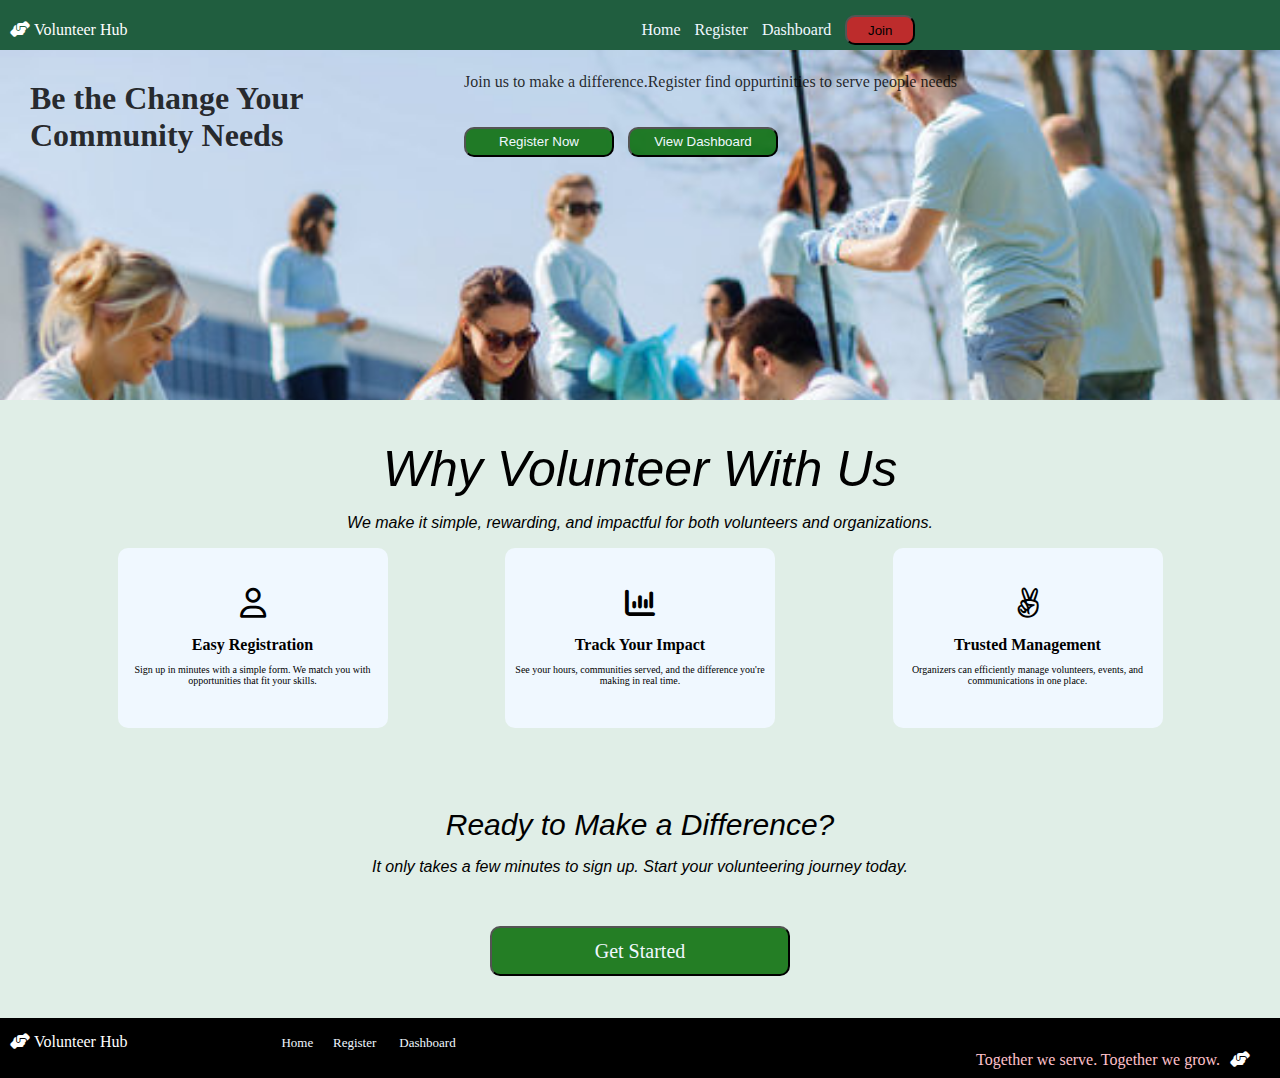
<file: index.html>
<!DOCTYPE html>
<html lang="en">
<head>
    <meta charset="UTF-8">
    <meta name="viewport" content="width=device-width, initial-scale=1.0">
    <title>Home Page</title>
    <link rel="stylesheet" href="index.css">
    <link rel="stylesheet" href="https://cdnjs.cloudflare.com/ajax/libs/font-awesome/6.4.0/css/all.min.css">
</head>
<body>
    <header>
        <span><i class="fa-solid fa-handshake-angle"></i></span>
        <div id="logo">Volunteer Hub</div>
        <div id="nav">
                <a href="index.html" class="head">Home</a>
                <a href="register.html" class="head">Register</a>
                <a href="dashboard.html" class="head">Dashboard</a>
                <a href="register.html" class="head"><button id="join">Join</button></a>
        </div>
    </header>
    <section id="main">
        <div id="h"><h1> Be the Change Your Community Needs</h1></div>
        <div id="p"><p>Join us to make a difference.Register find oppurtinities to serve people needs</p>
        <div><a href="register.html" ><button class="button">Register Now</button></a></div>
        <div><a href="dashboard.html"><button class="button">View Dashboard</button></a></div>
        </div>
    </section>
    <section id="s2">
        <div id="2">
        <p id="heading">Why Volunteer With Us</p3>
        <p id="line2">We make it simple, rewarding, and impactful for both volunteers and organizations.</p>
        </div>
        <div id="Flex">
            <div class="impact">
                <i id="icon" class="fa-regular fa-user"></i><br>
                <br>
                <b>Easy Registration</b><br>
                <p style="font-size: 10px;"> Sign up in minutes with a simple form. We match you with opportunities that fit your skills.</p>
            </div>
            <div class="impact">
                <i id="icon" class="fa-solid fa-chart-column"></i><br><br>
                <b>Track Your Impact</b><br>
                <p style="font-size: 10px;">See your hours, communities served, and the difference you're making in real time.</p>
            </div>
            <div class="impact">
                <i id="icon" class="fa-brands fa-angellist"></i><br><br>
                <b>Trusted Management</b><br>
                <p style="font-size: 10px;">Organizers can efficiently manage volunteers, events, and communications in one place.</p>
            </div>
        </div>
    </section>
        <section id="s1">
           <div id="id1"> <p id="h3">Ready to Make a Difference?<br></p>
           <p id="id2"> It only takes a few minutes to sign up. Start your volunteering journey today. </p>
            <a href="register.html"><button id="b1">Get Started </button></a>  
          </div>    
    </section>
    <footer>
        <span><i class="fa-solid fa-handshake-angle"></i></span>
        <div id="logo">Volunteer Hub</div>
        <div id="nav2">
            <nav>
                <a class="head" href="index.html">Home&nbsp;</a>
                <a class="head" href="register.html">&nbsp;Register &nbsp; </a>
                <a class="head" href="dashboard.html">  &nbsp;Dashboard</a>
            </nav>
        </div>
        <p id="tag" >Together we serve. Together we grow.<span><i class="fa-solid fa-handshake-angle"></i></span></p>
    </footer>
</body>
</html>
</file>
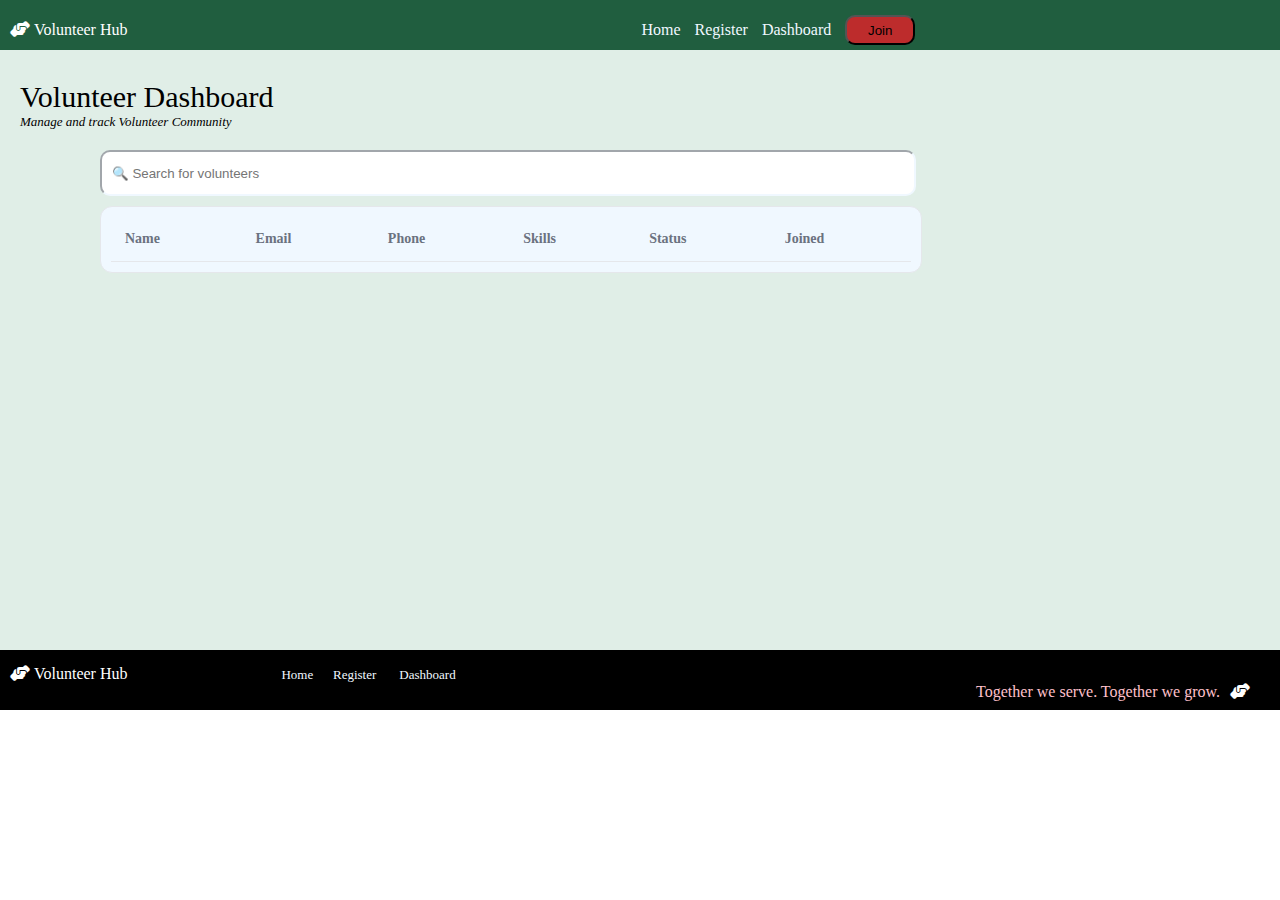
<file: dashboard.html>
<!DOCTYPE html>
<html lang="en">
<head>
    <meta charset="UTF-8">
    <meta name="viewport" content="width=device-width, initial-scale=1.0">
    <title>Dashboard</title>
    <link rel="stylesheet" href="dashboard.css">
    <link rel="stylesheet" href="https://cdnjs.cloudflare.com/ajax/libs/font-awesome/6.4.0/css/all.min.css">
</head>
<body>
    <header>
        <span><i class="fa-solid fa-handshake-angle"></i></span>
        <div id="logo">Volunteer Hub</div>
        <div id="nav">
                <a href="index.html" class="head">Home</a>
                <a href="register.html" class="head">Register</a>
                <a href="dashboard.html" class="head">Dashboard</a>
                <a href="register.html" class="head"><button id="join">Join</button></a>
        </div>
    </header>
    <section>
    <div id="header">
        <p id="heading">Volunteer Dashboard</p>
        <p id="line">Manage and track Volunteer Community</p>
    </div>
    <div id="table">
        <input type="text" id="searchInput" placeholder=" 🔍 Search for volunteers" onkeyup="searchItem()">
    
    <div class="table-container">
        <table>
            <thead>
                <tr>
                    <th>Name</th>
                    <th>Email</th>
                    <th>Phone</th>
                    <th>Skills</th>
                    <th>Status</th>
                    <th>Joined</th>
                </tr>
            </thead>
    
            <tbody>
                <tr>
                    <td></td>
                    <td></td>
                    <td></td>
                    <td>
                        <span class="skill"></span>
                        <span class="skill"></span>
                    </td>
                    <td><span class="status active"></span></td>
                    <td></td>
                </tr>
            </tbody>
        </table>
    </div>
    </div>
</section>
    <footer>
        <span><i class="fa-solid fa-handshake-angle"></i></span>
        <div id="logo">Volunteer Hub</div>
        <div id="nav2">
            <nav>
                <a class="head" href="index.html">Home&nbsp;</a>
                <a class="head" href="register.html">&nbsp;Register &nbsp; </a>
                <a class="head" href="dashboard.html">  &nbsp;Dashboard</a>
            </nav>
        </div>
        <p id="tag" >Together we serve. Together we grow.<span><i class="fa-solid fa-handshake-angle"></i></span></p>
    </footer>
    <script src="dashboard.js"></script>
</body>
</html>
</file>
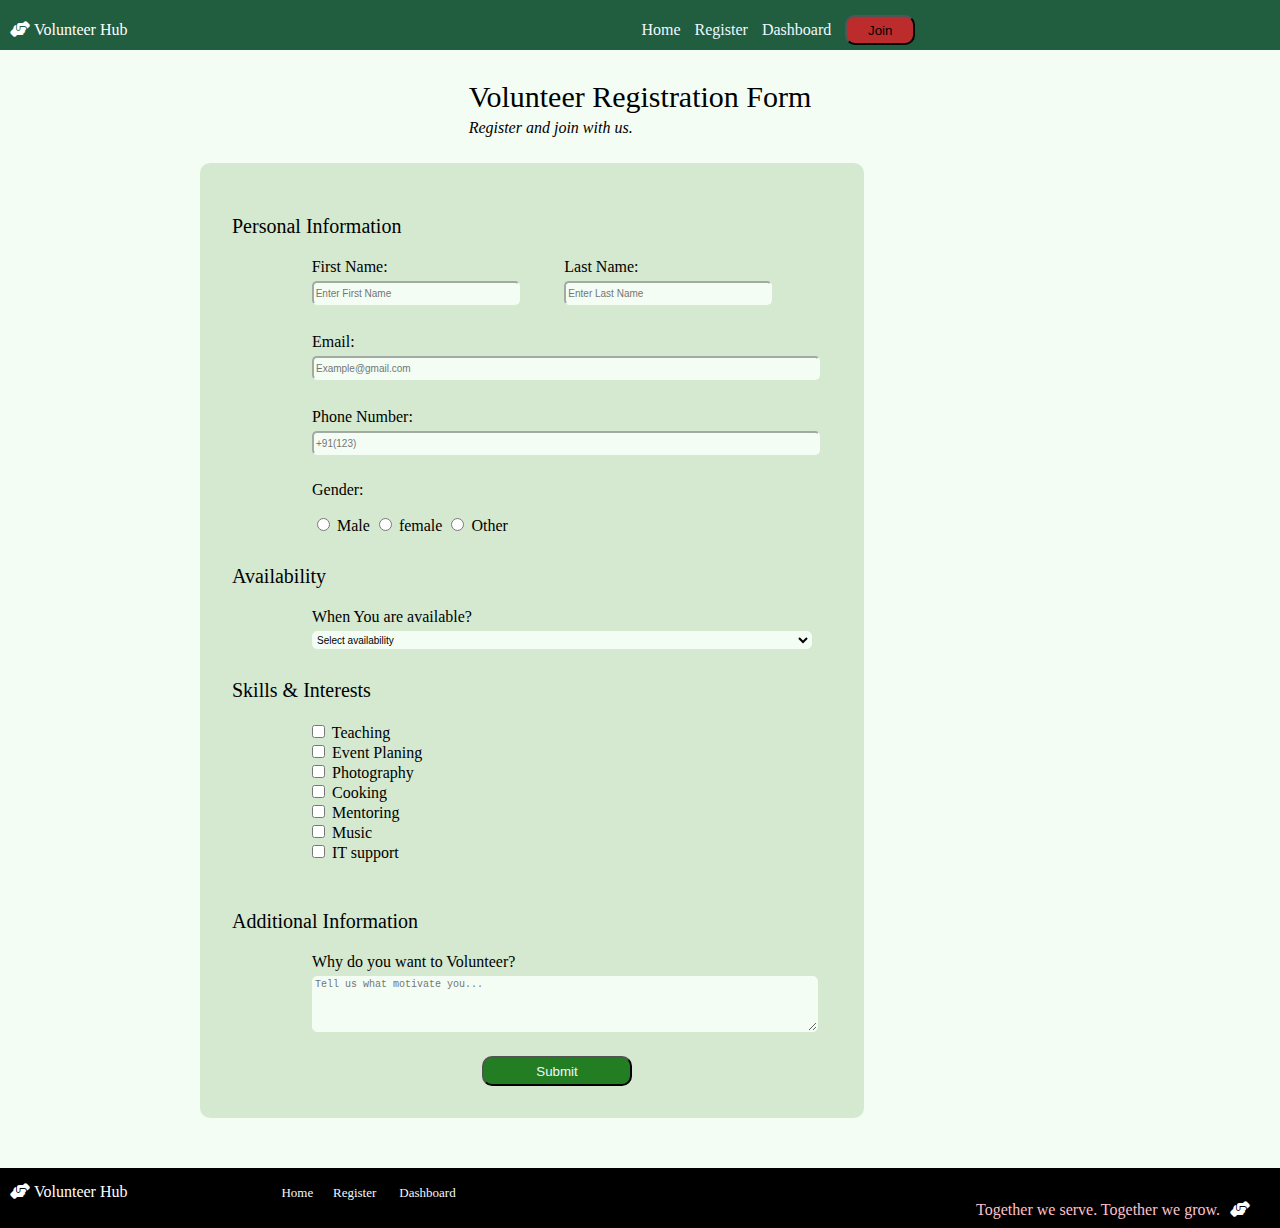
<file: register.html>
<!DOCTYPE html>
<html lang="en">
<head>
    <meta charset="UTF-8">
    <meta name="viewport" content="width=device-width, initial-scale=1.0">
    <link rel="stylesheet" href="https://cdnjs.cloudflare.com/ajax/libs/font-awesome/6.4.0/css/all.min.css">
    <link rel="stylesheet" href="register.css">
    <title>Register Page</title>
</head>
<body>
    <header>
        <span><i class="fa-solid fa-handshake-angle"></i></span>
        <div id="logo">Volunteer Hub</div>
        <div id="nav">
                <a href="index.html" class="head">Home</a>
                <a href="register.html" class="head">Register</a>
                <a href="dashboard.html" class="head">Dashboard</a>
                <a href="register.html" class="head"><button id="join">Join</button></a>
        </div>
    </header>
    <section>
        <div id="register">
        <p id="heading">Volunteer Registration Form</p>
        <p id="line">Register and join with us.</p>
        </div>
    <form id="myForm">
        
    <div id="form">
            <div id="pi">
            <p style="font-size: 20px;">Personal Information</p>
            <div id="Name">
                <div>
                <label for="FName">First Name:</label><br>
                <input type="text" name="name" id="FName" class="name" placeholder="Enter First Name" required>
                <p id="fn"></p>
                </div>
                <div>
                <label for="Lname">Last Name:</label><br>
                <input type="text" name="LN" id="Lname" class="name" placeholder="Enter Last Name" required>
                <p id="ln"></p>
            </div>
            </div>
            <br>
            <div id="margin">
                <label for="email">Email: </label><br>
                <input type="email" name="Email" id="email" class="textarea" placeholder="Example@gmail.com" required>
                <p id="mail"></p>
            </div><br><br>
            <div id="margin">
                <label for="Phno">Phone Number:</label>
                <input type="text" name="ph" id="phno" class="textarea" placeholder="+91(123)" required>
                <p id="ph"></p>
            </div>
        </div>
            <div id="margin">
                <p>Gender:</p>
                <input type="radio" name="Gender" id="male" value="M" required>
                <label for="male">Male </label>
                <input type="radio" name="Gender" id="female" value="F">
                <label for="female">female </label>
                <input type="radio" name="Gender" id="other" value="O">
                <label for="other">Other </label>
                <p id="gen"></p>
            </div><br>
            <p style="font-size: 20px;">Availability</p>
            <div id="margin">
                <label for="available">When You are available? <br></label>
                <select name="Availability" id="available" class="textarea"  required>
                    <option value="" disabled selected>Select availability</option>
                    <option value="mrg">Morning</option>
                    <option value="Evg">Evening</option>
                    <option value="flex">Flexible</option>
                </select>
                <p id="avail"></p>
            </div>
            <br>
            <p style="font-size: 20px;">Skills & Interests</p>
            <div>
                <input type="checkbox" name="skills" id="teach" value="Teaching" class="check">
                <label for="teach">Teaching </label><br>
                <input type="checkbox" name="skills" id="Event" value="Event Planing" class="check">
                <label for="Event">Event Planing </label><br>
                <input type="checkbox" name="skills" id="Photography" value="Photography" class="check">
                <label for="Photography">Photography </label><br>
                <input type="checkbox" name="skills" id="cook" value="Cooking" class="check">
                <label for="cook">Cooking </label><br>
                <input type="checkbox" name="skills" id="mentor" value="Mentoring" class="check">
                <label for="mentor">Mentoring </label><br>
                <input type="checkbox" name="skills" id="Music" value="Music" class="check">
                <label for="Music">Music</label><br>
                <input type="checkbox" name="skills" id="IT" value="IT support" class="check">
                <label for="IT">IT support </label><br>
                <p id="skill"></p>
            </div><br><br>
            <p style="font-size: 20px;">Additional Information</p>
            <div id="margin">
                <label for="ai">Why do you want to Volunteer?</label>
                <textarea name="ai" id="ai" placeholder="Tell us what motivate you..." class="textarea" style="height: 50px;"></textarea>
            </div>
            <br>
            <div>
                <input type="Submit" value="Submit" id="submit">
            </div>
        
    </div>
    </form>
    
   
    </section>
    <footer>
        <span><i class="fa-solid fa-handshake-angle"></i></span>
        <div id="logo">Volunteer Hub</div>
        <div id="nav2">
            <nav>
                <a class="head" href="index.html">Home&nbsp;</a>
                <a class="head" href="register.html">&nbsp;Register &nbsp; </a>
                <a class="head" href="dashboard.html">  &nbsp;Dashboard</a>
            </nav>
        </div>
        <p id="tag" >Together we serve. Together we grow.<span><i class="fa-solid fa-handshake-angle"></i></span></p>
    </footer>
    <script src="register.js"></script>
        
</body>
</html>
</file>
<file: index.css>
body{
    margin: 0px;
}
div{
    display: inline-block;
}
header{
    margin-top: 0px;
    background-color: rgb(32, 94, 63);
    height: 50px;
    width: 1500px;
    position: fixed;
}
#logo{
    
    margin-top: 15px;
    padding-left: 0px;
    color:white;
}
#nav{
    margin-top: 15px;
    margin-left: 510px;
}
a{
    text-decoration: none;
}
.head{
    margin-right: 10px;
    color:aliceblue
}
#join{
    color:black;
    background-color:rgb(189, 44, 44);
    border-radius: 10px;
    width: 70px;
    height: 30px;
}
span{
    height:10px;
    margin-left:10px;
    color:white;
   
}
#main{
    background-image: url("volunteer.jpg");
    background-size: cover;
    height:400px;
    text-align:left;
    color:rgba(3, 2, 2, 0.836)
}
h1{
    margin-left: 30px;
    margin-top:80px;
    width:400px;
    margin-bottom: 5px;
    
}
#p{
    margin-left: 30px;
    margin-top: 5px;
}
.button{
    margin-top: 20px;
    color:aliceblue;
    background-color: rgba(1, 104, 1, 0.842);
    border-radius: 10px;
    height: 30px;
    margin-right:10px ;
    width:150px;
}
#s2{
    text-align: center;
    background-color: rgb(224, 238, 231);
    padding-bottom: 40px;
}
#heading{
    margin-top: 40px;
    font-style: italic;
    font-family: Arial, Helvetica, sans-serif;
    font-size: 50px;
    margin-bottom: 0px;
}
#line2{
   
    font-style: italic;
    font-family:  Arial, Helvetica, sans-serif;

}
#Flex{
    display: flex;
    justify-content: space-evenly;
}
.impact{
    height: 130px;
    width: 250px;
    background-color: aliceblue;
    border-color: bisque;
    border-radius: 10px;
    border: 2px;
    padding: 10px;
    padding-top:40px;
}
.impact:hover{
    background-color: rgb(124, 182, 148);
}
#s1{
    height: 250px;
    background-color: rgb(224, 238, 231);
    text-align: center;
    margin-top: 0px;
}
#h3{
    margin-top: 40px;
    font-style: italic;
    font-family: Arial, Helvetica, sans-serif;
    font-size: 30px;
    margin-bottom: 0px;
}
#b1{
   margin-top: 50px;
   height: 50px;
   width: 300px;
   background-color: rgba(1, 104, 1, 0.842);
   font-size: 20px;
   border-radius: 10px;
   color:aliceblue;
   font-family: 'Times New Roman', Times, serif;
}
#id2{
    text-align: center;
    font-style: italic;
    font-family: Arial, Helvetica, sans-serif;
    margin-bottom: 0px;
}
#icon{
    font-size: 30px;
}
footer{
    height: 60px;
    background-color: black;
    color: aliceblue;
}
#nav2{
    color:aliceblue;
    margin-left: 150px;
    text-align: center;
    font-size: small;
    
}
#tag{
    color:pink;
    text-align:right;
    margin-top: 0;
    margin-right: 30px;
}
</file>
<file: dashboard.css>
body{
    margin: 0px;
}
div{
    display: inline-block;
}
header{
    margin-top: 0px;
    background-color: rgb(32, 94, 63);
    height: 50px;
    width: 1500px;
    position: fixed;
}
#logo{
    
    margin-top: 15px;
    padding-left: 0px;
    color:white;
}
#nav{
    margin-top: 15px;
    margin-left: 510px;
}
a{
    text-decoration: none;
}
.head{
    margin-right: 10px;
    color:aliceblue
}
#join{
    color:black;
    background-color:rgb(189, 44, 44);
    border-radius: 10px;
    width: 70px;
    height: 30px;
}
#searchInput{
    
    border-radius: 10px;
    padding:6px; 
    margin-bottom: 10px;
    width:800px;
    height: 30px;
    border-color: aliceblue;
}
span{
    height:10px;
    margin-left:10px;
    color:white;
   
}
section{
    background-color: rgb(224, 238, 231);
}
#header{
    margin-top: 50px; 
    height: 100px;
    margin-left: 20px;
}
#heading{
    font-size: 30px;
    margin-bottom: 0px
}
#line{
    margin-top: 0px;
    font-style: italic;
    font-size: 13px;

}
#table{
    margin-top: 0px;
    margin-left: 100px;
    height: 500px;
}
.table-container {
    background: aliceblue;
    border-radius: 12px;
    padding: 10px;
    max-width: 1200px;
    margin: auto;
    border: 1px solid #e5e7eb;
}

table {
    width: 800px;
    border-collapse: collapse;
}

thead {
    background-color: aliceblue;
}

th {
    text-align: left;
    padding: 14px;
    font-size: 14px;
    color: #6b7280;
    font-weight: 600;
    border-bottom: 1px solid #e5e7eb;
}

td {
    padding: 14px;
    font-size: 14px;
    color: #111827;
    border-bottom: 1px solid #e5e7eb;
}

.skill {
    display: inline-block;
    padding: 4px 10px;
    margin: 2px;
    font-size: 12px;
    border-radius: 999px;
    background-color: #bac4da;
    color: #111827;
    font-weight: 500;
}

.skill.extra {
    background-color: #e5e7eb;
}

.active {
    background-color: #dcfce7;
    color: #16a34a;
    border: 1px solid #86efac;
    padding: 4px 12px;
    font-size: 12px;
    border-radius: 999px;
    font-weight: 600;
}

.inactive {
    background-color: #ffedd5;
    color: #f97316;
    border: 1px solid #fed7aa;
    padding: 4px 12px;
    font-size: 12px;
    border-radius: 999px;
    font-weight: 600;
}


footer{
    
    height: 60px;
    background-color: black;
    color: aliceblue;
}
#nav2{
    color:aliceblue;
    margin-left: 150px;
    text-align: center;
    font-size: small;
    
}
#tag{
    color:pink;
    text-align:right;
    margin-top: 0;
    margin-right: 30px;
}
</file>
<file: register.css>
body{
    margin: 0px;
}
div{
    display: inline-block;
}
header{
    margin-top: 0px;
    background-color: rgb(32, 94, 63);
    height: 50px;
    width: 1500px;
    position: fixed;
}
#logo{
    
    margin-top: 15px;
    padding-left: 0px;
    color:white;
}
#nav{
    margin-top: 15px;
    margin-left: 510px;
}
a{
    text-decoration: none;
}
.head{
    margin-right: 10px;
    color:aliceblue
}
#join{
    color:black;
    background-color:rgb(189, 44, 44);
    border-radius: 10px;
    width: 70px;
    height: 30px;
}
span{
    height:10px;
    margin-left:10px;
    color:white;
   
}
#form{
    align-self: center;
    width: 600px;
    border-color: rgb(213, 233, 208);
    border-style: solid;
    border-width: 2px;
    border-radius: 10px;
    margin-top:50px;
    background-color:rgb(213, 233, 208);
    padding: 30px;
    margin: 50px;
    margin-top: 10px;
    margin-left: 200px; 
}
#register{
    align-self: center;
}
#heading{
    font-size: 30px;
    margin-top: 80px;
    margin-bottom: 5px;
}
#line{
    margin-top: 0px;
    font-style: italic;

}
#Name{
    width: 550px;
    display: flex;
    flex-direction: row;
    justify-content: space-evenly;
    margin-left: 35px;
}
section{
    background-color: rgb(244, 253, 244);
    margin-bottom: 0px;
    display: flex;
    justify-content: center;
    align-items: flex-start;
    flex-direction: column;
}
.textarea{
    font-size: 10px;
    width: 500px;
    height: 18px;
    border-radius: 5px;
    margin-top: 5px;
    background-color:rgb(244, 253, 244);
    border-color:rgb(244, 253, 244);

}
.name{
    margin-top: 5px;
    border-radius: 5px;
    background-color: rgb(244, 253, 244);
    border-color:rgb(244, 253, 244);
    font-size: 10px;
    height: 18px;
    width: 200px;
}
.check{
    margin-left: 80px;
}
#fn,#ln,#avail,#mail,#ph,#gen,#skill{
    font-size: 10px;
    color:red;
}
#submit{
    margin-top: 20px;
    color:aliceblue;
    background-color: rgba(1, 104, 1, 0.842);
    border-radius: 10px;
    height: 30px;
    margin-left:250px ;
    width:150px;
}
footer{
    
    height: 60px;
    background-color: black;
    color: aliceblue;
}
#margin{
    margin-left: 80px;
}
#nav2{
    color:aliceblue;
    margin-left: 150px;
    text-align: center;
    font-size: small;
    
}
#tag{
    color:pink;
    text-align:right;
    margin-top: 0;
    margin-right: 30px;
}
</file>
